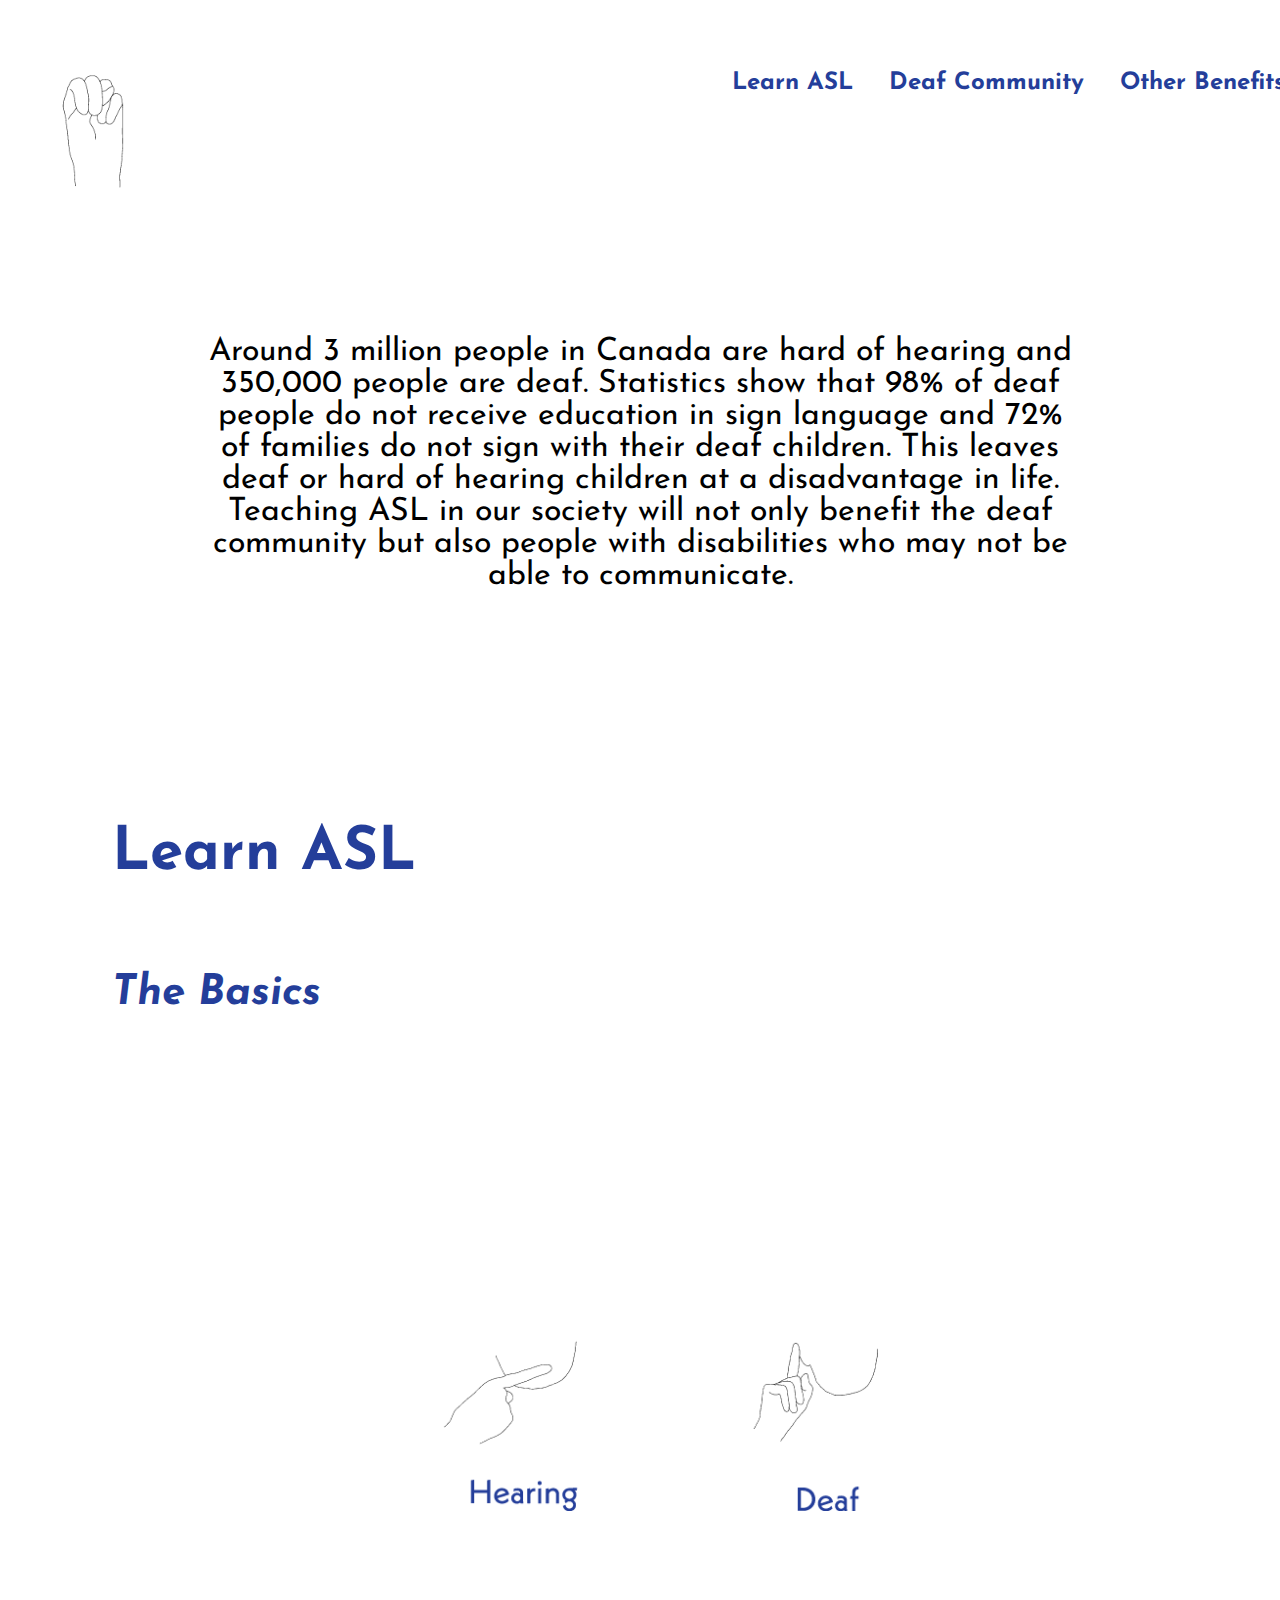
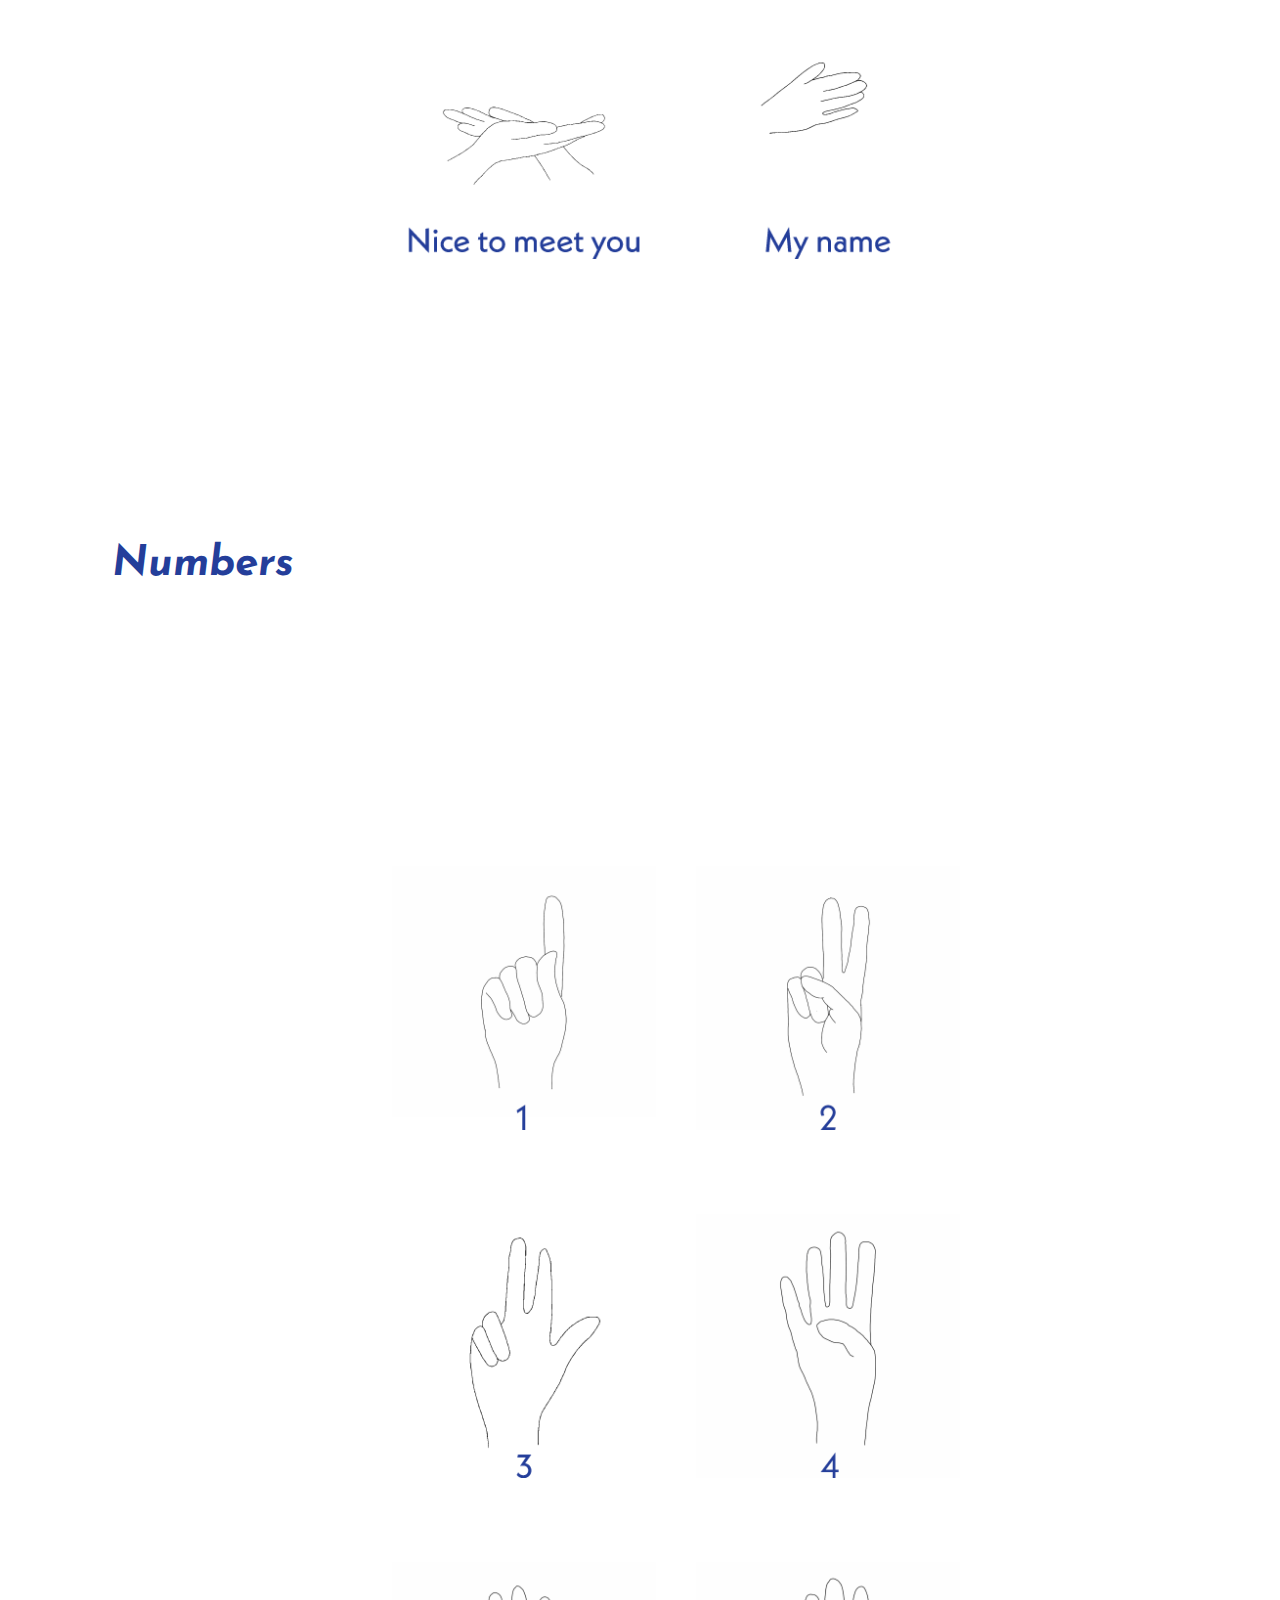
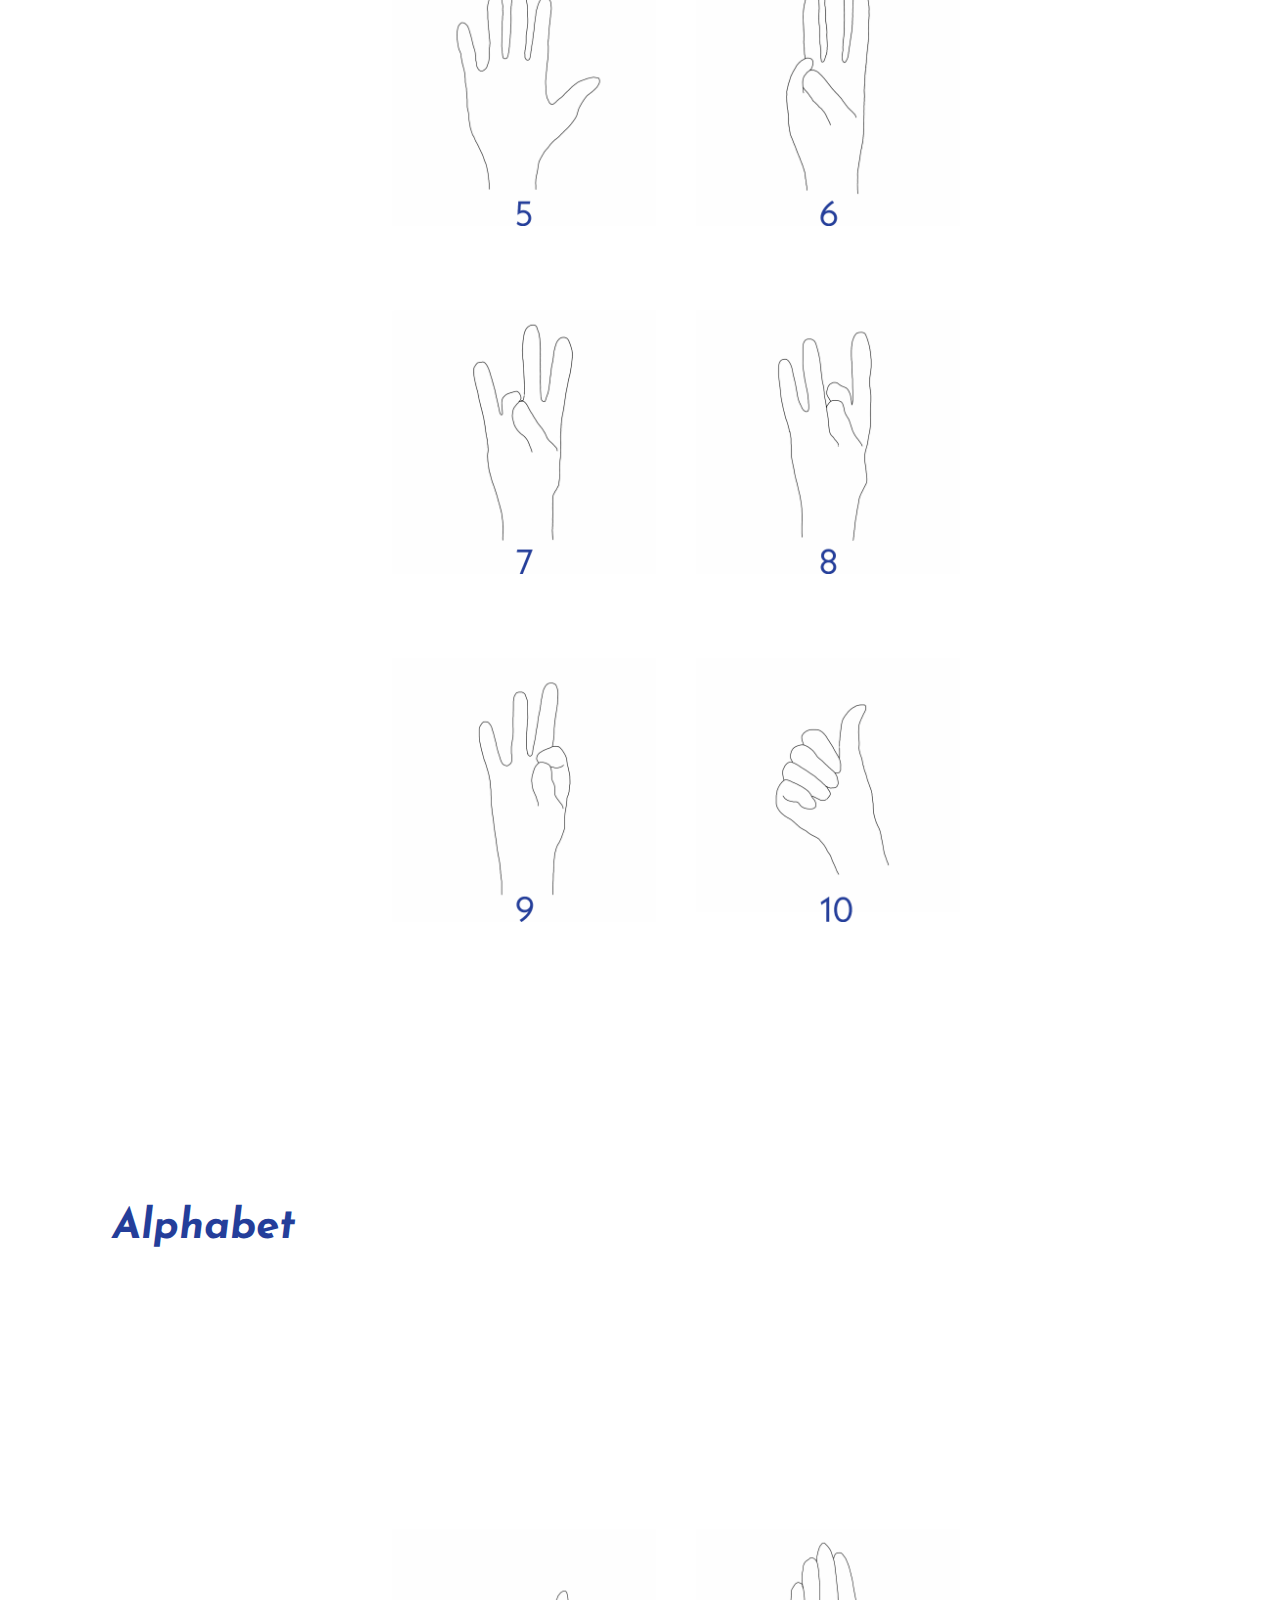
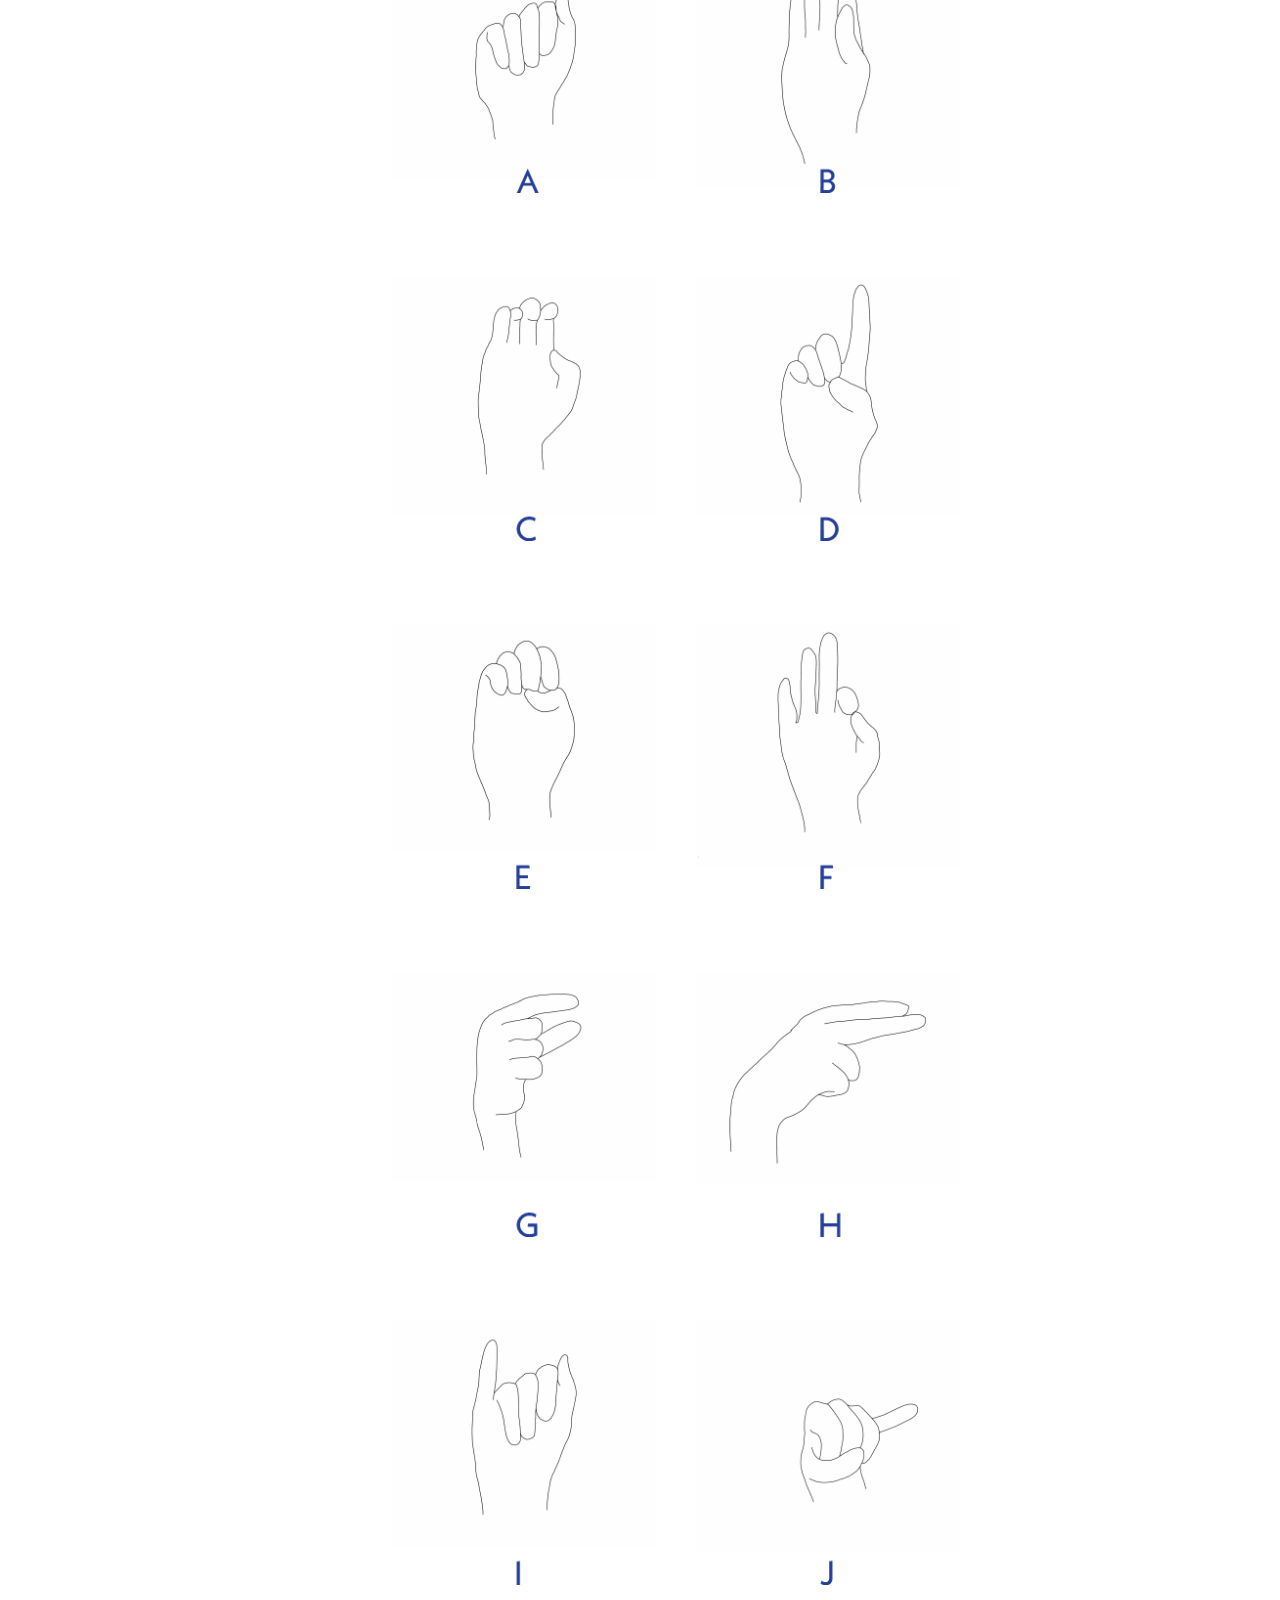
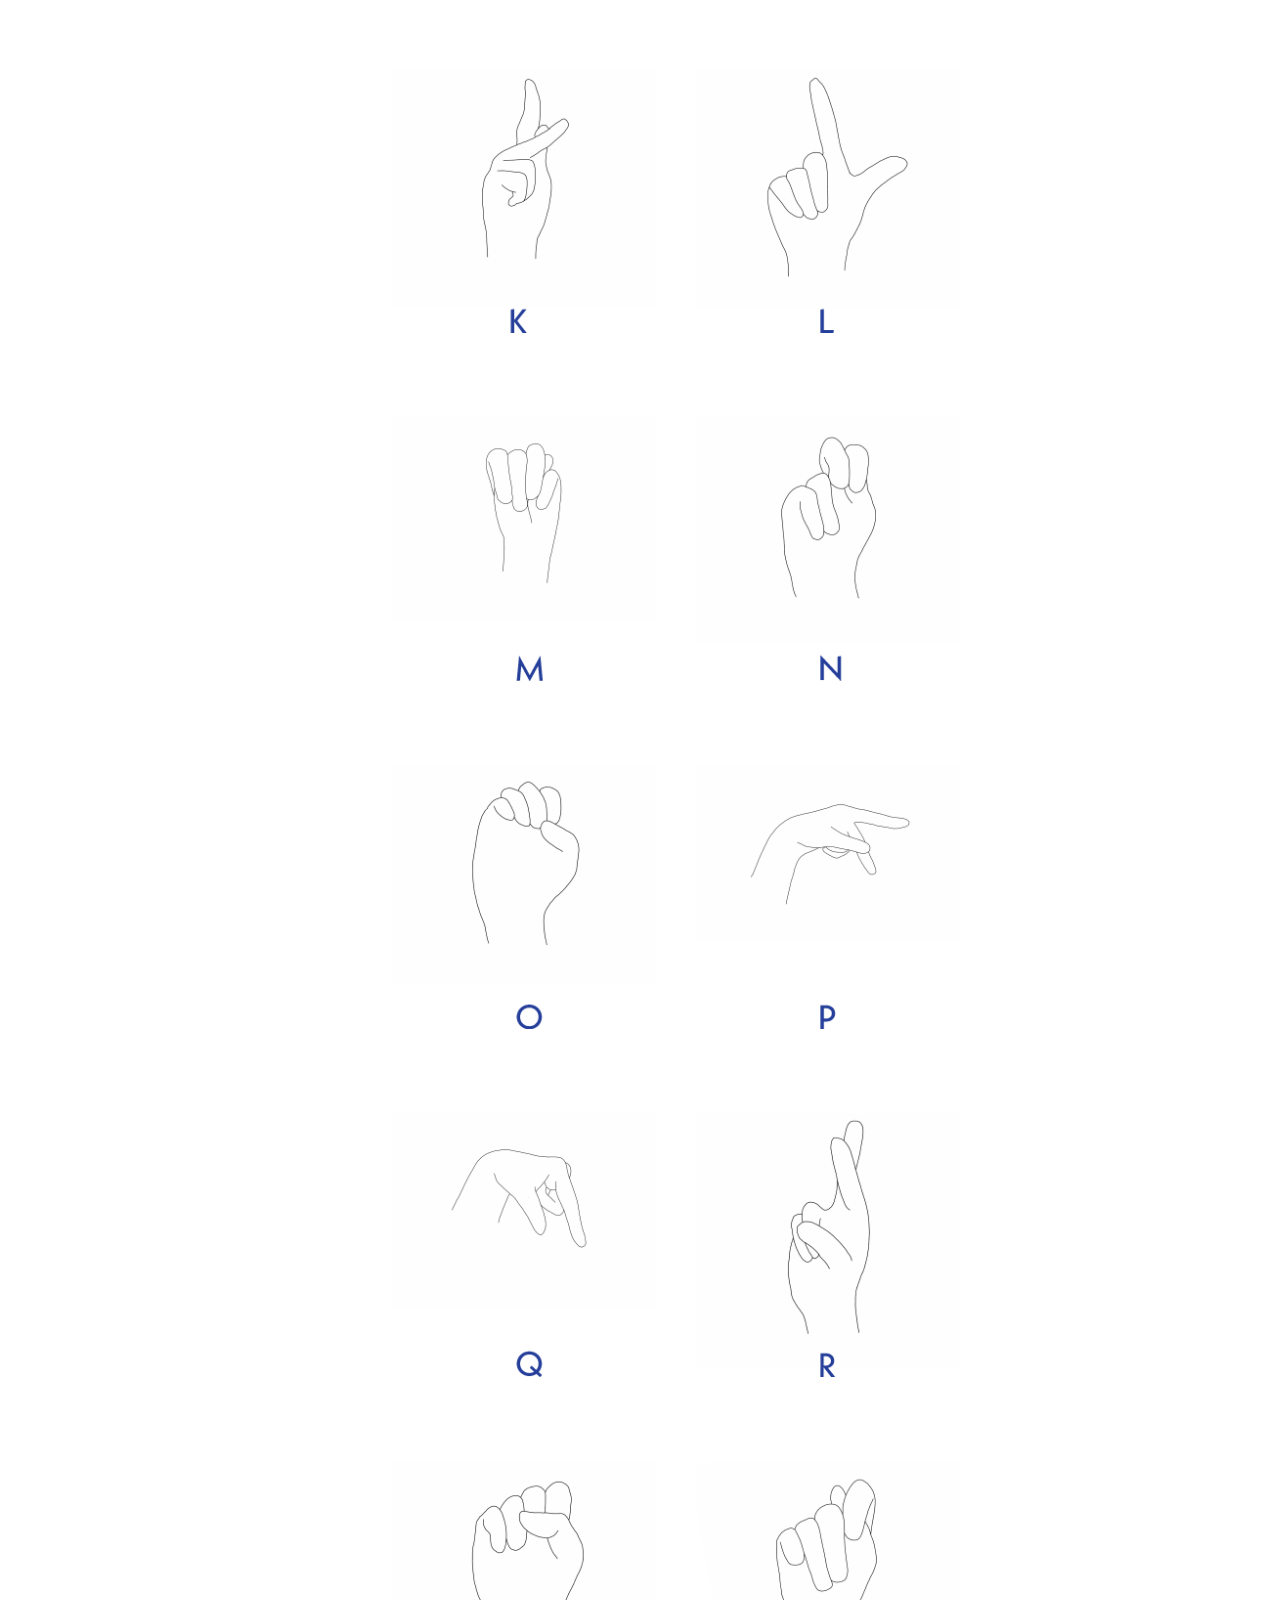
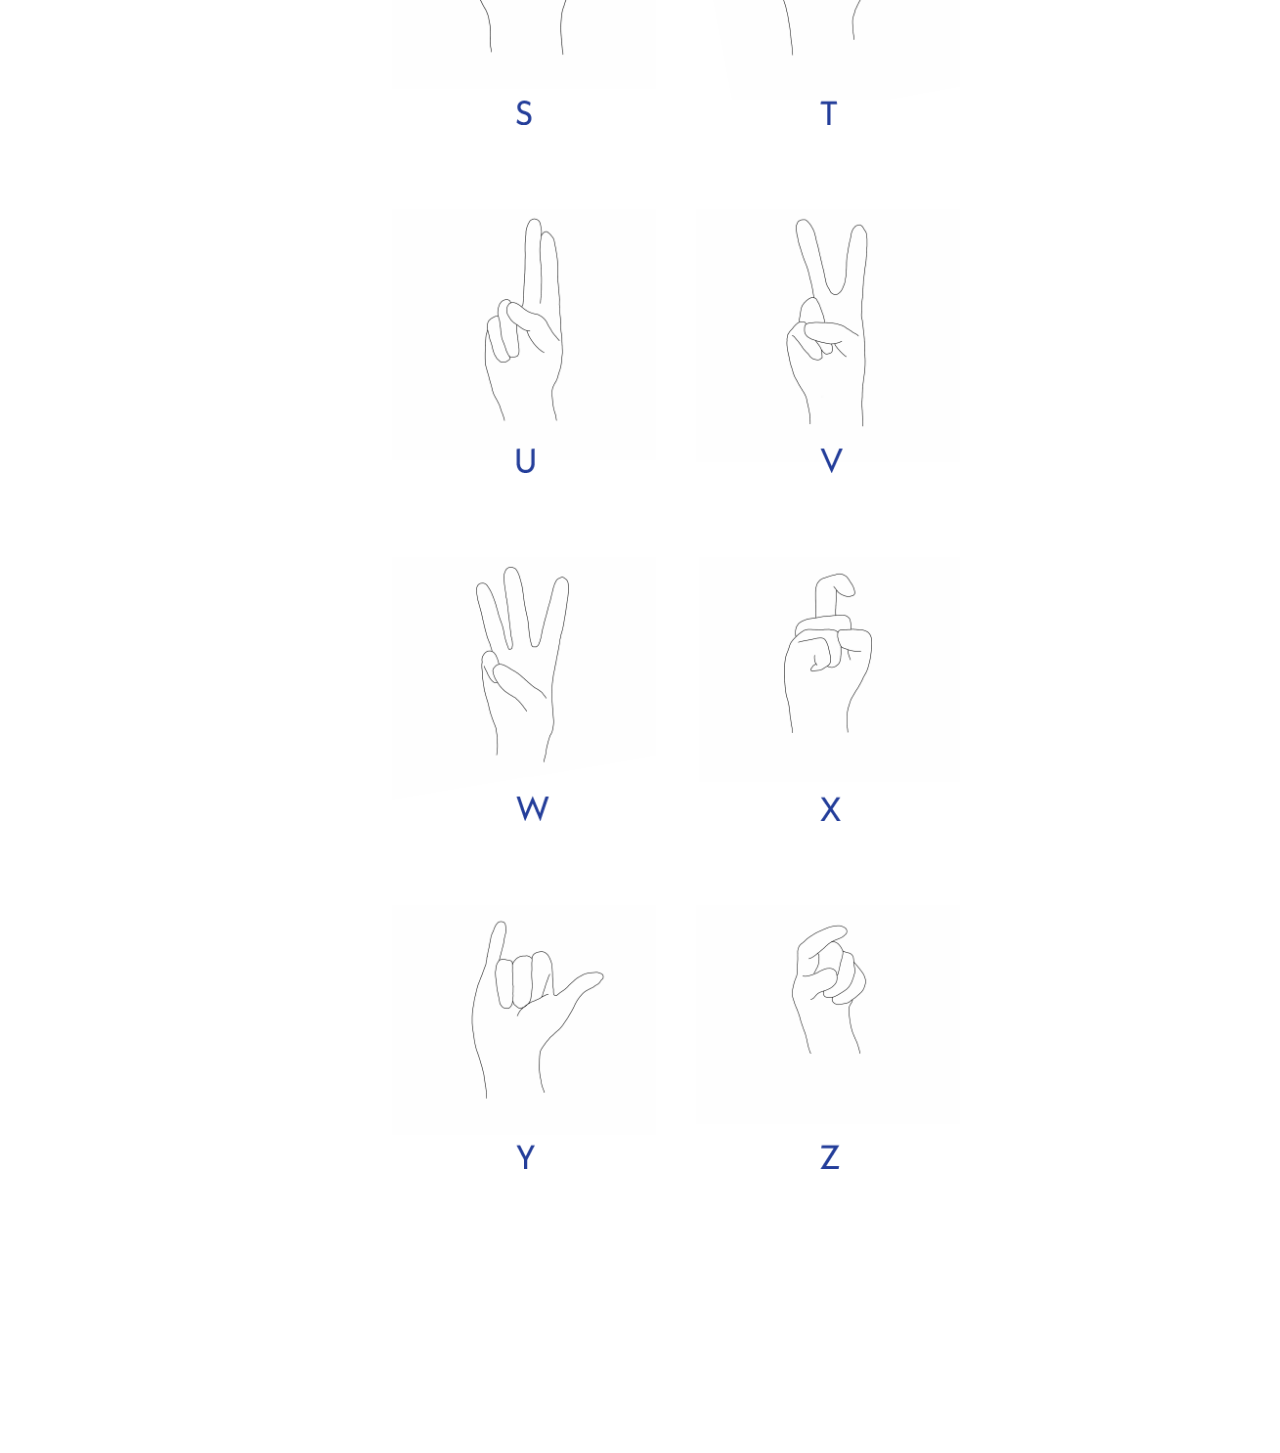
<file: index.html>
<!DOCTYPE html>
<head>
	<title>Unite| Home</title>
	<link rel="stylesheet" href="style.css">
	<meta name="viewport" content="width=device-width">
	<link rel="preconnect" href="https://fonts.gstatic.com">
<link href="https://fonts.googleapis.com/css2?family=Josefin+Sans:ital,wght@0,400;1,500;0,700;1,500;1,700&family=Roboto&display=swap" rel="stylesheet">
</head>
<body>
<header>
		<!-- universal header/nav stuff should go here -->
		<nav>
			<a href= "index.html">Learn ASL</a>
			<a href= "deaf.html">Deaf Community</a>
			<a href= "benefits.html">Other Benefits</a>
		</nav>
		<div class="nav-border"></div>
	<div class="toggle"></div>
	<div class="logo">
		<a href="index.html">
	<img src="img/unite.gif" alt="ASL">
</a>
	</div>

</header>

	<main>
		<div class="text">
	Around 3 million people in Canada are hard of
hearing and 350,000 people are deaf. Statistics
show that 98% of deaf people do not receive
education in sign language and 72% of families
do not sign with their deaf children. This leaves
deaf or hard of hearing children at a disadvantage
in life. Teaching ASL in our society will not only
benefit the deaf community but also people with
disabilities who may not be able to communicate.
</div>
<div class="home">
<div class="learn"><h1>Learn ASL</h1></div>
<div class="basics"><h2>The Basics</h2></div>
<div class="grid-container">
  <div class="grid-item"><img src="img/hearing.gif" alt="ASL"></div>
  <div class="grid-item"><img src="img/deaf.gif" alt="ASL"></div>
  <div class="grid-item"><img src="img/nicetomeetyou.gif" alt="ASL"></div>
	<div class="grid-item"><img src="img/myname.gif" alt="ASL"></div>
</div>
<div class="numbers"><h2>Numbers</h2></div>
<div class="grid-container">
  <div class="grid-item"><img src="img/one.gif" alt="ASL"></div>
  <div class="grid-item"><img src="img/two.gif" alt="ASL"></div>
  <div class="grid-item"><img src="img/three.gif" alt="ASL"></div>
  <div class="grid-item"><img src="img/four.gif" alt="ASL"></div>
  <div class="grid-item"><img src="img/five.gif" alt="ASL"></div>
  <div class="grid-item"><img src="img/six.gif" alt="ASL"></div>
  <div class="grid-item"><img src="img/seven.gif" alt="ASL"></div>
  <div class="grid-item"><img src="img/eight.gif" alt="ASL"></div>
  <div class="grid-item"><img src="img/nine.gif" alt="ASL"></div>
	<div class="grid-item"><img src="img/ten.gif" alt="ASL"></div>
</div>
<div class="Alphabet"><h2>Alphabet</h2></div>
<div class="grid-container">
  <div class="grid-item"><img src="img/a.gif" alt="ASL"></div>
  <div class="grid-item"><img src="img/b.gif" alt="ASL"></div>
  <div class="grid-item"><img src="img/c.gif" alt="ASL"></div>
  <div class="grid-item"><img src="img/d.gif" alt="ASL"></div>
  <div class="grid-item"><img src="img/e.gif" alt="ASL"></div>
  <div class="grid-item"><img src="img/f.gif" alt="ASL"></div>
  <div class="grid-item"><img src="img/g.gif" alt="ASL"></div>
  <div class="grid-item"><img src="img/h.gif" alt="ASL"></div>
  <div class="grid-item"><img src="img/i.gif" alt="ASL"></div>
	<div class="grid-item"><img src="img/j.gif" alt="ASL"></div>
  <div class="grid-item"><img src="img/k.gif" alt="ASL"></div>
  <div class="grid-item"><img src="img/l.gif" alt="ASL"></div>
  <div class="grid-item"><img src="img/m.gif" alt="ASL"></div>
  <div class="grid-item"><img src="img/n.gif" alt="ASL"></div>
  <div class="grid-item"><img src="img/o.gif" alt="ASL"></div>
  <div class="grid-item"><img src="img/p.gif" alt="ASL"></div>
  <div class="grid-item"><img src="img/q.gif" alt="ASL"></div>
  <div class="grid-item"><img src="img/r.gif" alt="ASL"></div>
	<div class="grid-item"><img src="img/s.gif" alt="ASL"></div>
	<div class="grid-item"><img src="img/t.gif" alt="ASL"></div>
  <div class="grid-item"><img src="img/u.gif" alt="ASL"></div>
  <div class="grid-item"><img src="img/v.gif" alt="ASL"></div>
  <div class="grid-item"><img src="img/w.gif" alt="ASL"></div>
  <div class="grid-item"><img src="img/x.gif" alt="ASL"></div>
  <div class="grid-item"><img src="img/y.gif" alt="ASL"></div>
  <div class="grid-item"><img src="img/z.gif" alt="ASL"></div>
</div>
</div>
	</main>

	<script src="scripts.js"></script>

</body>
</file>
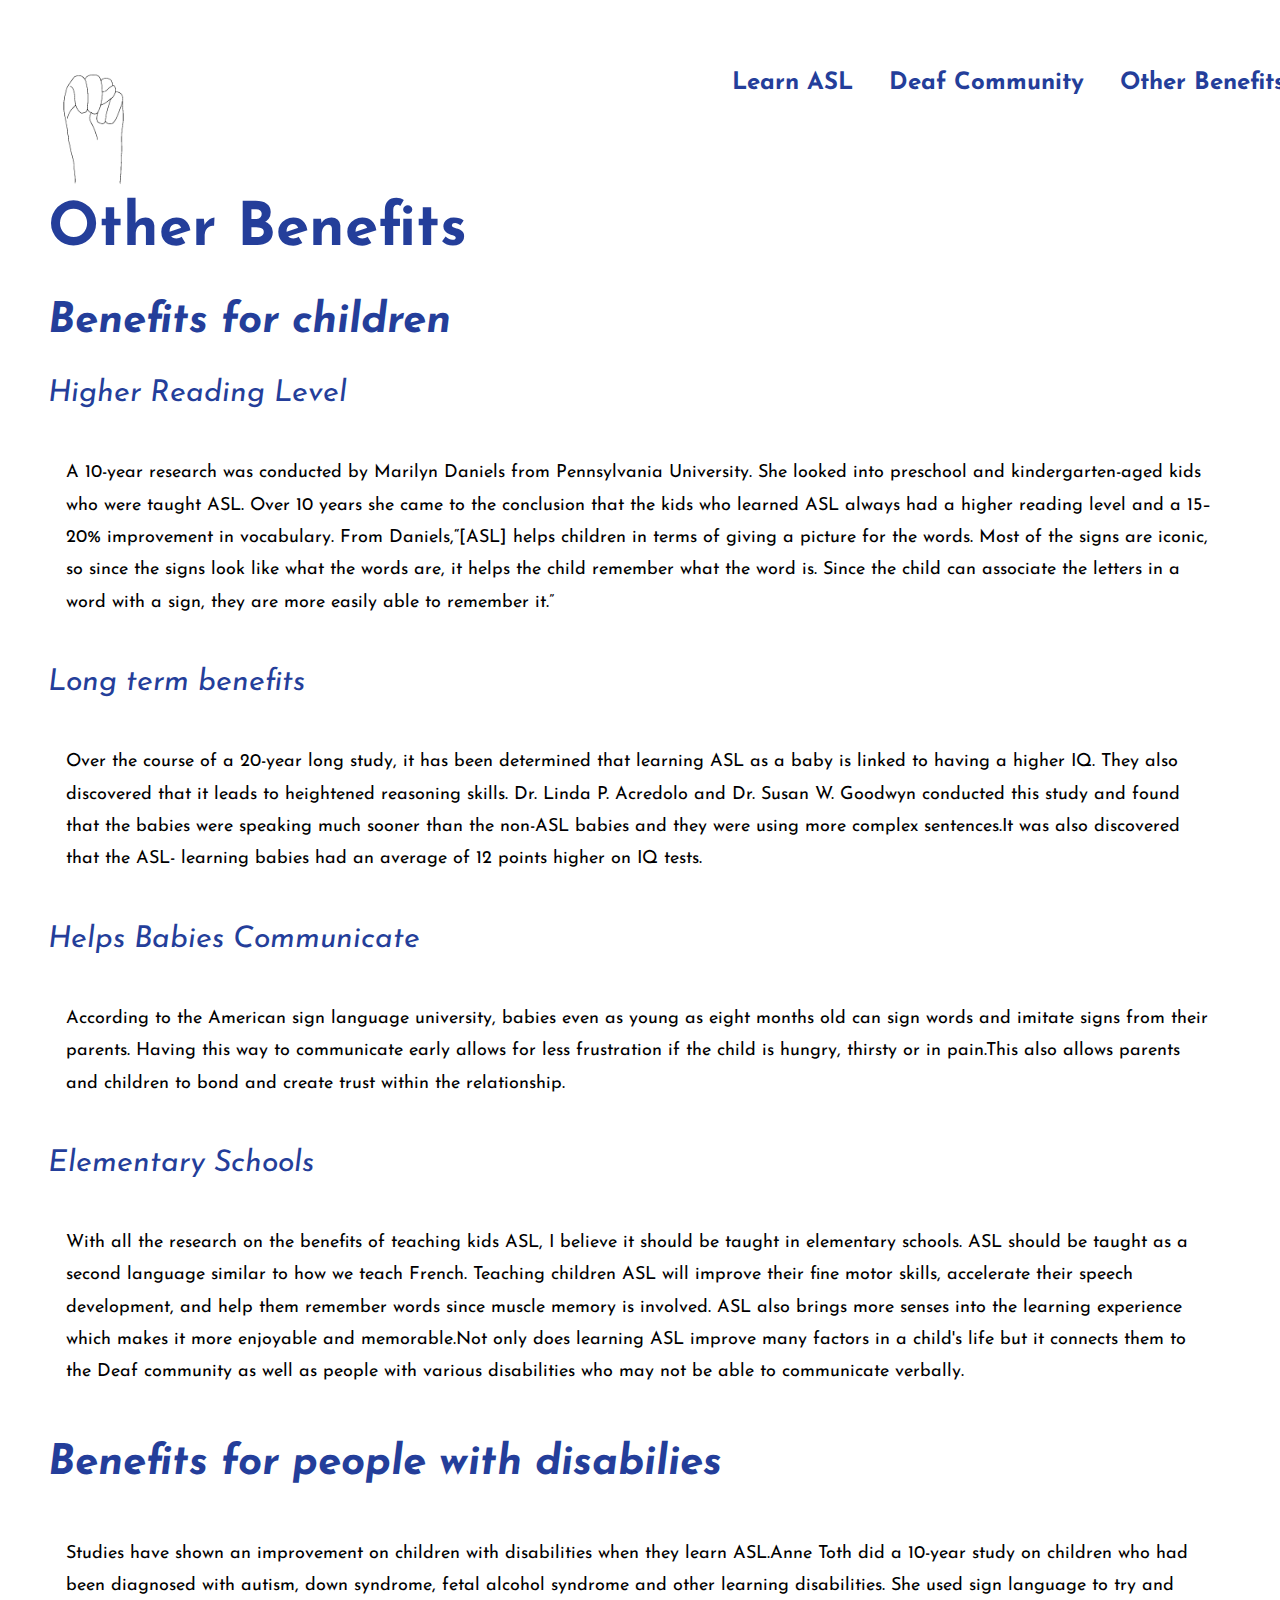
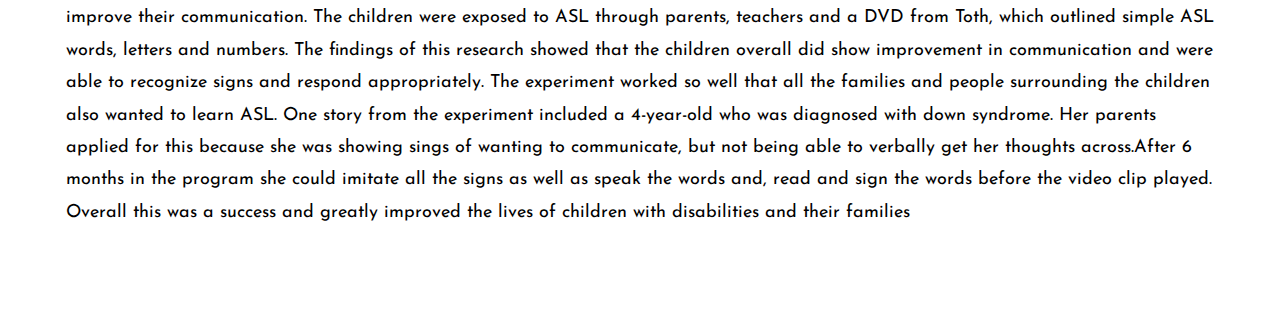
<file: benefits.html>
<!DOCTYPE html>
<head>
	<title>Unite| Other Benefits</title>
	<link rel="stylesheet" href="style.css">
	<meta name="viewport" content="width=device-width">
	<link rel="preconnect" href="https://fonts.gstatic.com">
<link href="https://fonts.googleapis.com/css2?family=Josefin+Sans:ital,wght@0,400;1,500;0,700;1,500;1,700&family=Roboto&display=swap" rel="stylesheet">
</head>
<body>
<header>
		<!-- universal header/nav stuff should go here -->
		<nav>
			<a href= "index.html">Learn ASL</a>
			<a href= "deaf.html">Deaf Community</a>
			<a href= "benefits.html">Other Benefits</a>
		</nav>
		<div class="nav-border"></div>
	<div class="toggle"></div>
	<div class="logo">
		<a href="index.html">
	<img src="img/unite.gif" alt="ASL">
</a>
	</div>


</header>

	<main>
		<div class="benefits">
		<h1>Other Benefits</h1>
		<h2>Benefits for children</h2>
		<h3>Higher Reading Level</h3>
<p>
	A 10-year research was conducted by Marilyn Daniels from Pennsylvania University. She looked into preschool and kindergarten-aged kids who were taught ASL.
	Over 10 years she came to the conclusion that the kids who learned ASL always had a higher reading level and a 15–20% improvement in vocabulary.
	From Daniels,<a href="https://aslblog.goreact.com/2017/07/03/4-scientific-reasons-why-everyone-should-learn-asl/">“[ASL] helps children in terms of giving a picture for the words. Most of the signs are iconic, so since the signs look like what the words are,
	it helps the child remember what the word is. Since the child can associate the letters in a word with a sign, they are more easily able to remember it.”</a>
	</p>
<h3>Long term benefits</h3>
<p>
	Over the course of a 20-year long study, it has been determined that learning ASL as a baby is linked to having a higher IQ.
	They also discovered that it leads to heightened reasoning skills.
Dr. Linda P. Acredolo and Dr. Susan W. Goodwyn conducted this study and found that the babies were speaking much sooner than the non-ASL
babies and they were using more complex sentences.<a href="https://aslblog.goreact.com/2017/07/03/4-scientific-reasons-why-everyone-should-learn-asl/">It was also discovered that the ASL- learning babies had an average of 12 points higher on IQ tests.</a>
</p>
<h3>Helps Babies Communicate</h3>
<p>
	According to the American sign language university,
babies even as young as eight months old
can sign words and imitate signs from their parents.
Having this way to communicate early allows
for less frustration if the child is hungry, thirsty or
in pain.<a href="https://aslblog.goreact.com/2017/07/03/4-scientific-reasons-why-everyone-should-learn-asl/">This also allows parents and children to
bond and create trust within the relationship.</a>
</p>
<h3>Elementary Schools</h3>
<p>
	With all the research on the benefits of teaching
kids ASL, I believe it should be taught in elementary
schools. ASL should be taught as a second
language similar to how we teach French. Teaching
children ASL will improve their fine motor
skills, accelerate their speech development, and
help them remember words since muscle memory
is involved. ASL also brings more senses into the
learning experience which makes it more enjoyable
and memorable.<a href="https://www.speechbuddy.com/blog/language-development/5-ways-sign-language-benefits-the-hearing/">Not only does learning ASL
improve many factors in a child's life but it connects
them to the Deaf community as well as people
with various disabilities who may not be able
to communicate verbally.</a>
</p>
<h2>Benefits for people with disabilies</h2>
<p>
Studies have shown an improvement on children
with disabilities when they learn ASL.<a href="http://www.jstor.org/stable/26234583">Anne Toth
did a 10-year study</a> on children who had been
diagnosed with autism, down syndrome, fetal
alcohol syndrome and other learning disabilities.
She used sign language to try and improve their
communication.
The children were exposed to ASL through parents,
teachers and a DVD from Toth, which outlined
simple ASL words, letters and numbers. The
findings of this research showed that the children
overall did show improvement in communication
and were able to recognize signs and respond
appropriately. The experiment worked so well
that all the families and people surrounding the
children also wanted to learn ASL. One story from
the experiment included a 4-year-old who was
diagnosed with down syndrome. Her parents
applied for this because she was showing sings of
wanting to communicate, but not being able to
verbally get her thoughts across.<a href="http://www.jstor.org/stable/26234583">After 6 months in
the program she could imitate all the signs as well
as speak the words and, read and sign the words
before the video clip played.</a>
Overall this was a success and greatly improved
the lives of children with disabilities and their families
</p>
</div>
	</main>

	<script src="scripts.js"></script>

</body>
</file>
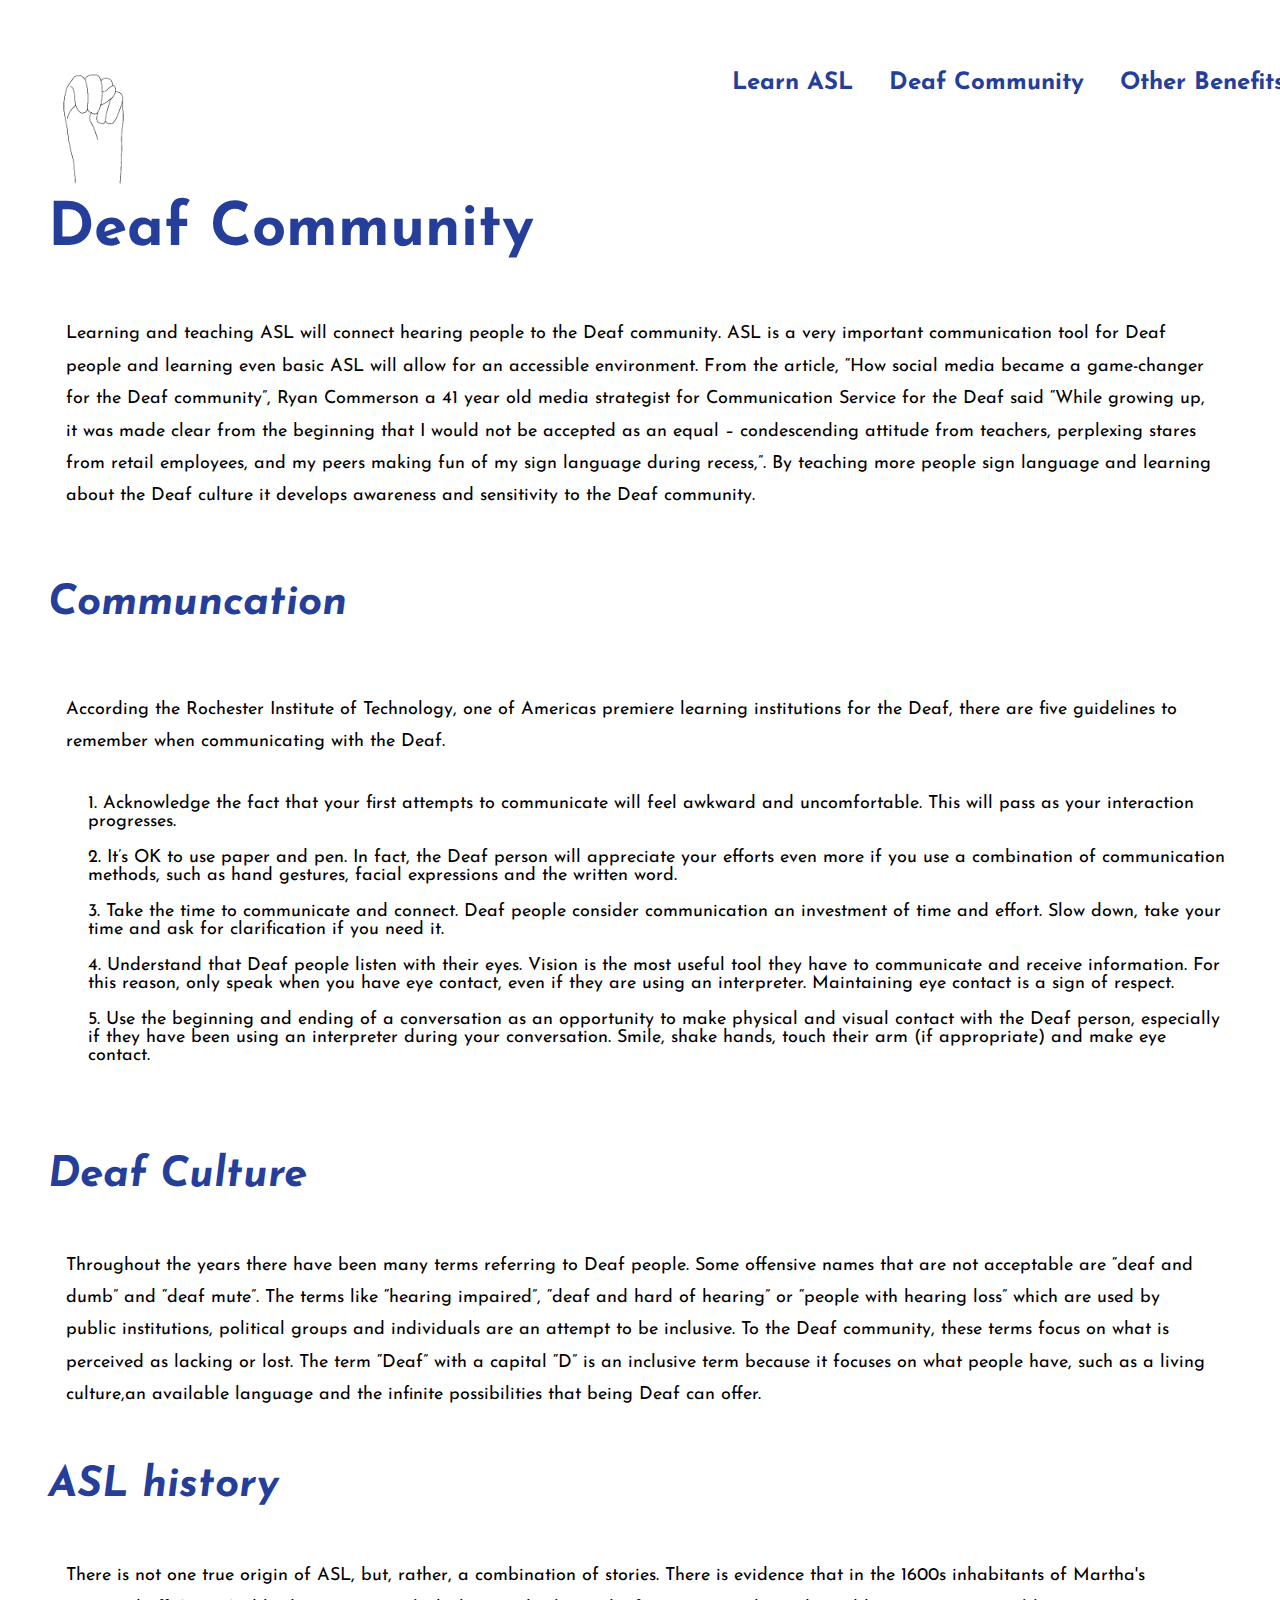
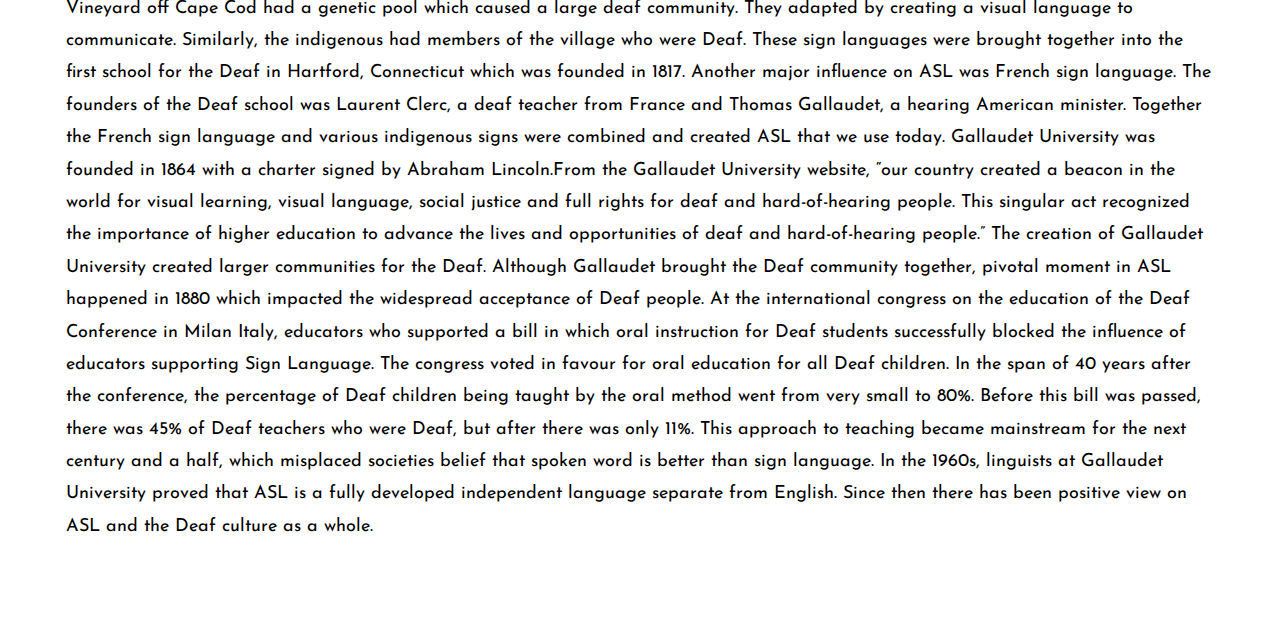
<file: deaf.html>
<!DOCTYPE html>
<head>
	<title>Unite| Deaf Community</title>
	<link rel="stylesheet" href="style.css">
	<meta name="viewport" content="width=device-width">
	<link rel="preconnect" href="https://fonts.gstatic.com">
<link href="https://fonts.googleapis.com/css2?family=Josefin+Sans:ital,wght@0,400;1,500;0,700;1,500;1,700&family=Roboto&display=swap" rel="stylesheet">
</head>
<body>
<header>
		<!-- universal header/nav stuff should go here -->
		<nav>
			<a href= "index.html">Learn ASL</a>
			<a href= "deaf.html">Deaf Community</a>
			<a href= "benefits.html">Other Benefits</a>
		</nav>
		<div class="nav-border"></div>
	<div class="toggle"></div>
	<div class="logo">
		<a href="index.html">
	<img src="img/unite.gif" alt="ASL">
</a>
	</div>


</header>

	<main>
		<div class="deaf">
		<h1>Deaf Community</h1>
<p>
	Learning and teaching ASL will connect hearing
people to the Deaf community. ASL is a very important
communication tool for Deaf people and
learning even basic ASL will allow for an accessible
environment. From the article,<a href="https://www.socialmediatoday.com/news/how-social-media-became-a-game-changer-for-the-deaf-community/514223/"> “How social
media became a game-changer for the Deaf community”,<a>
Ryan Commerson a 41 year old media
strategist for Communication Service for the Deaf
said “While growing up, it was made clear from
the beginning that I would not be accepted as an
equal – condescending attitude from teachers,
perplexing stares from retail employees, and my
peers making fun of my sign language during recess,”.
By teaching more people sign language
and learning about the Deaf culture it develops
awareness and sensitivity to the Deaf community.
</p>
	<h2>Communcation</h2>
<p>
	According the <a href="https://www.healthyhearing.com/report/52285-The-importance-of-deaf-culture">Rochester Institute of Technology,</a>
one of Americas premiere learning institutions for
the Deaf, there are five guidelines to remember
when communicating with the Deaf.
<ol>1. Acknowledge the fact that your first attempts
to communicate will feel awkward and uncomfortable.
This will pass as your interaction progresses.</ol>
<ol>2. It’s OK to use paper and pen. In fact, the Deaf
person will appreciate your efforts even more if
you use a combination of communication methods,
such as hand gestures, facial expressions
and the written word.</ol>
<ol>3. Take the time to communicate and connect.
Deaf people consider communication an investment
of time and effort. Slow down, take your
time and ask for clarification if you need it.</ol>
<ol>4. Understand that Deaf people listen with their
eyes. Vision is the most useful tool they have to
communicate and receive information. For this
reason, only speak when you have eye contact,
even if they are using an interpreter. Maintaining
eye contact is a sign of respect.</ol>
<ol>5. Use the beginning and ending of a conversation
as an opportunity to make physical and
visual contact with the Deaf person, especially if
they have been using an interpreter during your
conversation. Smile, shake hands, touch their
arm (if appropriate) and make eye contact.</ol>
</p>
<h2>Deaf Culture</h2>
<p>Throughout the years there have been many terms referring to Deaf people. Some offensive names that are not acceptable are “deaf and dumb”
	and “deaf mute”. The terms like “hearing impaired”, “deaf and hard of hearing” or “people with hearing loss” which are used by public institutions,
	political groups and individuals are an attempt to be inclusive. To the Deaf community, these terms focus on what is perceived as lacking or lost.
	The term “Deaf” with a capital “D” is an inclusive term because it focuses on what people have, such as a living culture,an available language and the infinite
	possibilities that being Deaf can offer.
</p>
<h2>ASL history</h2>
<p>There is not one true origin of ASL, but, rather, a combination of stories. There is evidence that in the 1600s inhabitants of Martha's Vineyard off Cape Cod had
	a genetic pool which caused a large deaf community. They adapted by creating a visual language to communicate. Similarly, the indigenous had members of the village
	who were Deaf. These sign languages were brought together into the first school for the Deaf in Hartford, Connecticut which was founded in 1817.
Another major influence on ASL was French sign language. The founders of the Deaf school was Laurent Clerc, a deaf teacher from France and Thomas Gallaudet, a hearing
American minister. Together the French sign language and various indigenous signs were combined and created ASL that we use today.
Gallaudet University was founded in 1864 with a charter signed by Abraham Lincoln.<a href="https://www.gallaudet.edu/about/who-we-are">From the Gallaudet University website,
	“our country created a beacon in the world
for visual learning, visual language, social justice and full rights for deaf and hard-of-hearing people. This singular act recognized the importance of higher education
to advance the lives and opportunities of deaf and hard-of-hearing people.” The creation of Gallaudet University created larger communities for the Deaf.
Although Gallaudet brought the Deaf community together, pivotal moment in ASL happened in 1880 which impacted the widespread acceptance of Deaf people.
At the international congress on the education of the Deaf Conference in Milan Italy, educators who supported a bill in which oral instruction for Deaf students successfully
blocked the influence of educators supporting Sign Language. The congress voted in favour for oral education for all Deaf children. In the span of 40 years after the conference,
the percentage of Deaf children being taught by the oral method went from very small to 80%. Before this bill was passed, there was 45% of Deaf teachers who were Deaf, but after
there was only 11%. This approach to teaching became mainstream for the next century and a half, which misplaced societies belief that spoken word is better than sign language.
In the 1960s, linguists at Gallaudet University proved that ASL is a fully developed independent language separate from English. Since then there has been positive view on ASL
and the Deaf culture as a whole.
</p>
</div>
	</main>

	<script src="scripts.js"></script>

</body>
</file>
<file: style.css>
* {
	box-sizing: border-box;
}

body {
	font-family: 'Josefin Sans', sans-serif;
	font-family: 'Roboto', sans-serif;
	font-weight: normal;
	font-size: 1em;
	margin: 5em;
	max-width: 100vw;
  overflow-x: hidden;
}
/*mobile nav*/
header {
	position: fixed;
	top: 0;
	left: 0;
	width: 100vw;
	height: 3.5em;
	z-index: 4;

}
nav {
	position: absolute;
	background-color: white;
	text-align: center;
	padding: 0.5em;
	top: 5em;
	right: 0;
	width: 80%;
	min-height: 3em;
	font-size: 0.4em;
	display: flex;
	flex-wrap: nowrap;
	align-content: center;
	justify-content: center;
	z-index: 4;
}

.nav-open nav {
	transform: translateX(-100vw);
}

nav a {
	color: #243E9A;
	padding: 18px;
  text-decoration: none;
  font-size: 2em;
	font-weight: bold;
  display: block;
	z-index: 3;
}
nav a:hover {
	text-decoration: underline;
}

.toggle {
	position: absolute;
	top: 0;
	right: 0;
	padding: 1em;
	z-index: 2;
	color: black;
	cursor: pointer;
}

.toggle:hover {
	text-decoration: underline;
}
h1{
	color:#243E9A;
	font-family: 'Josefin Sans', sans-serif;
	font-size:35px;
	font-weight: bold;
}
h2{
	color:#243E9A;
	font-family: 'Josefin Sans', sans-serif;
	font-size: 25px;
	font-weight: bold;
	font-style: italic;
}
h3{
	color:#243E9A;
	font-family: 'Josefin Sans', sans-serif;
	font-size: 20px;
	font-weight: 400;
	font-style: italic;
}
h4{
	color:#243E9A;
	font-family: 'Josefin Sans', sans-serif;
	font-size: 25px;
	font-weight: 400;
	align: center;
}
p{
	font-size: 15px;
	padding:1em;
	line-height:1.8;
}
ol{
	font-size: 15px;
}
a{
	font-size: 15px;
	line-height:1.8;
	color:black;
	text-decoration:none;
}
.text{
	font-size: 18px;
	padding:1em;
	padding-top:6em;
	padding-bottom:3em;
	align-content: center;
	text-align: center;
	margin-left:-2em;
	margin-right:-2em;
}
.home{
	margin-left:-3em;
}

.learn{
}
.basics{
	position: relative;
	top: 3em;
}

.grid-container {
	display: flex;
  flex-wrap: wrap;
	justify-content: center;
}
.grid-item {
  width: 50%;
	align-content: center;
}
.grid-container img{
	width: calc(100% - (1px * 2));
	margin: 40px;
}
.logo{
 transform: scale(0.1,0.1);
 top: -31em;
 left:-56em;
 position: absolute;
}

.deaf{
	padding-top: 5em;
	margin-left:-2em;
	margin-right:-2em;
}
.benefits{
	padding-top: 5em;
	margin-left:-2em;
	margin-right:-2em;
}


/* Nav desktop */

@media (min-width: 900px) {
	body {
		font-family: 'Josefin Sans', sans-serif;
		font-weight: normal;
		font-size: 1em;
		margin: 5em;
		max-width: 100vw;
	  overflow-x: hidden;
		}
		nav {
			position: absolute;
			background-color: white;
			text-align: center;
			padding: 0.5em;
			right: -6em;
			top:5em;
			width: 50%;
			min-height: 3em;
			font-size: 0.5em;
			display: flex;
			flex-wrap: nowrap;
			align-content: center;
			justify-content: center;
			z-index: 4;
		}

	.nav-open nav {
		transform: translateX(0);
	}

	nav a {
		color: #243E9A;
		padding: 18px;
	  text-decoration: none;
	  font-size: 3em;
		font-weight: bold;
	  display: block;
		z-index: 3;
	}

	.toggle {
		display: none;
	}
	nav .rectangle-11{
 	display: none;
 }
 nav .rectangle-12{
display:none;
 }
 nav .rectangle-13{
  display: none;
 }
 nav .rectangle-14{
  display: none;
 }

/* typography desktop*/
h1{
	color:#243E9A;
	font-family: 'Josefin Sans', sans-serif;
	font-size:60px;
	font-weight: bold;
}
h2{
	color:#243E9A;
	font-family: 'Josefin Sans', sans-serif;
	font-size: 42px;
	font-weight: bold;
	font-style: italic;
}
h3{
	color:#243E9A;
	font-family: 'Josefin Sans', sans-serif;
	font-size: 30px;
	font-weight: 400;
	font-style: italic;
}
h4{
	color:#243E9A;
	font-family: 'Josefin Sans', sans-serif;
	font-size: 25px;
	font-weight: 400;
	align: center;
}
p{
	font-size: 18px;
	padding:1em;
	line-height:1.8;
}
ol{
	font-size: 18px;
}
a{
	font-size: 18px;
	line-height:1.8;
	color:black;
	text-decoration:none;
}
.text{
	font-size: 32px;
	top: 10em;
	align-content: space-around;
	padding:6em;
	padding-top:8em;
	text-align: center;
}

.learn{

}
.basics{
	position: relative;
	top: 3em;
}
.home{
	margin-left:2em;
}

.grid-container {
	display: flex;
  flex-wrap: wrap;
	justify-content: center;
	margin: 15em;
}
.grid-item {
  width: 50%;
	align-content: center;
}
.grid-container img{
	width: calc(100% - (20px * 2));
	margin: 40px;
}
.logo{
 transform: scale(0.2,0.2);
 top: -29em;
 left:-53em;
 position: absolute;
}
.deaf{
	max-width:85em;
}
.benefits{
	max-width:85em;
}
}
</file>
